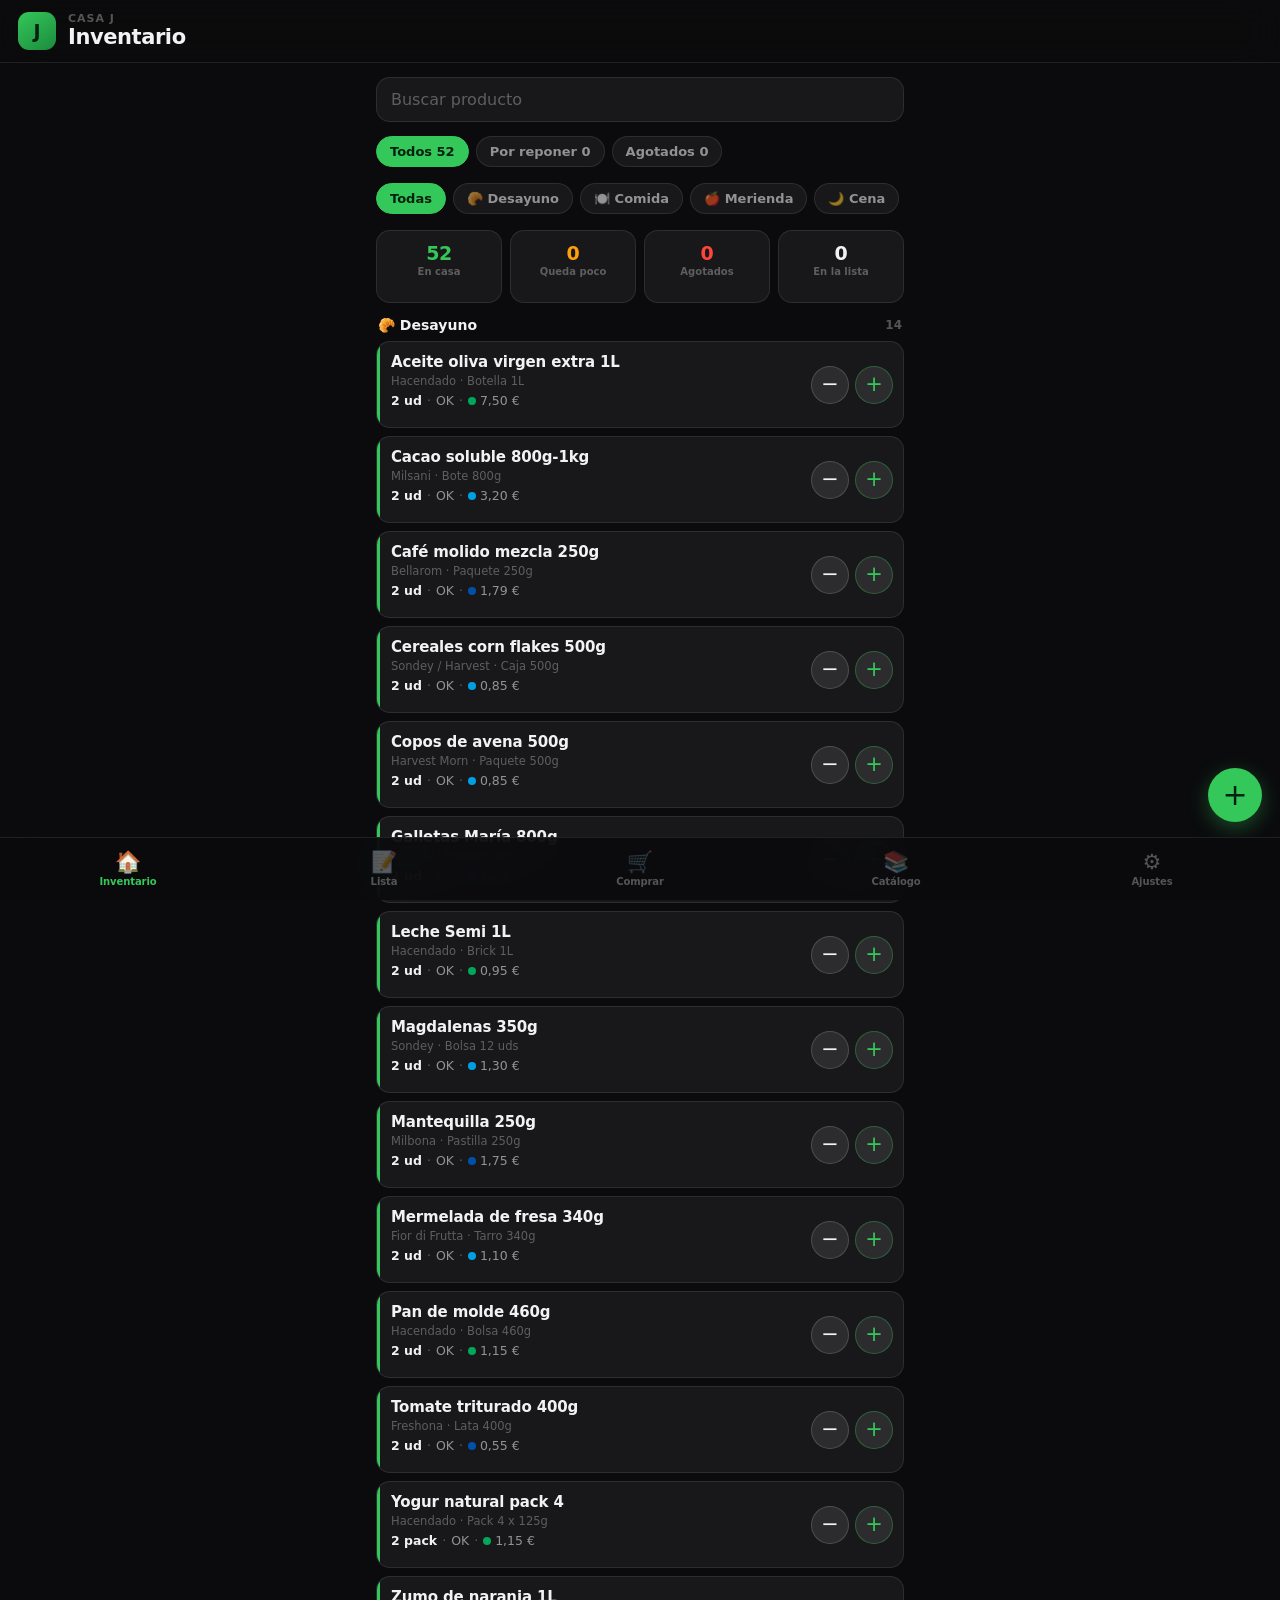
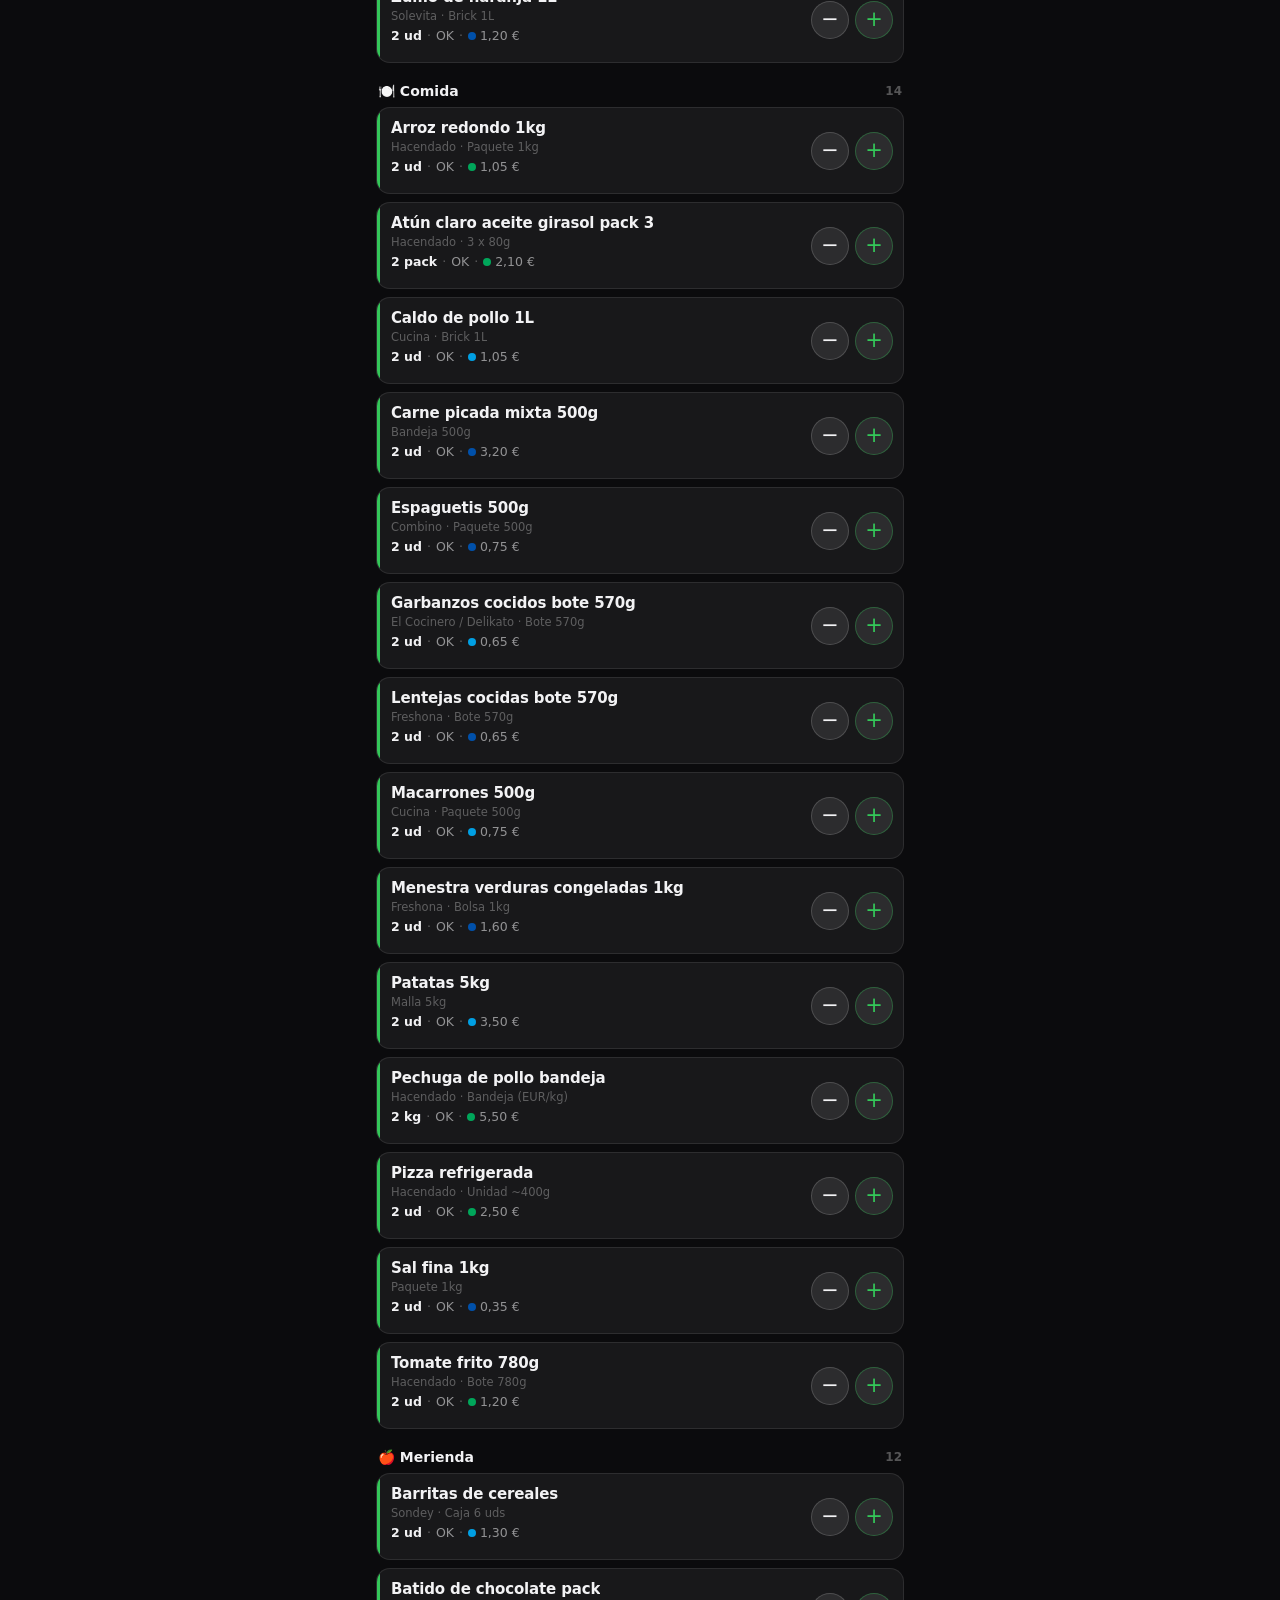
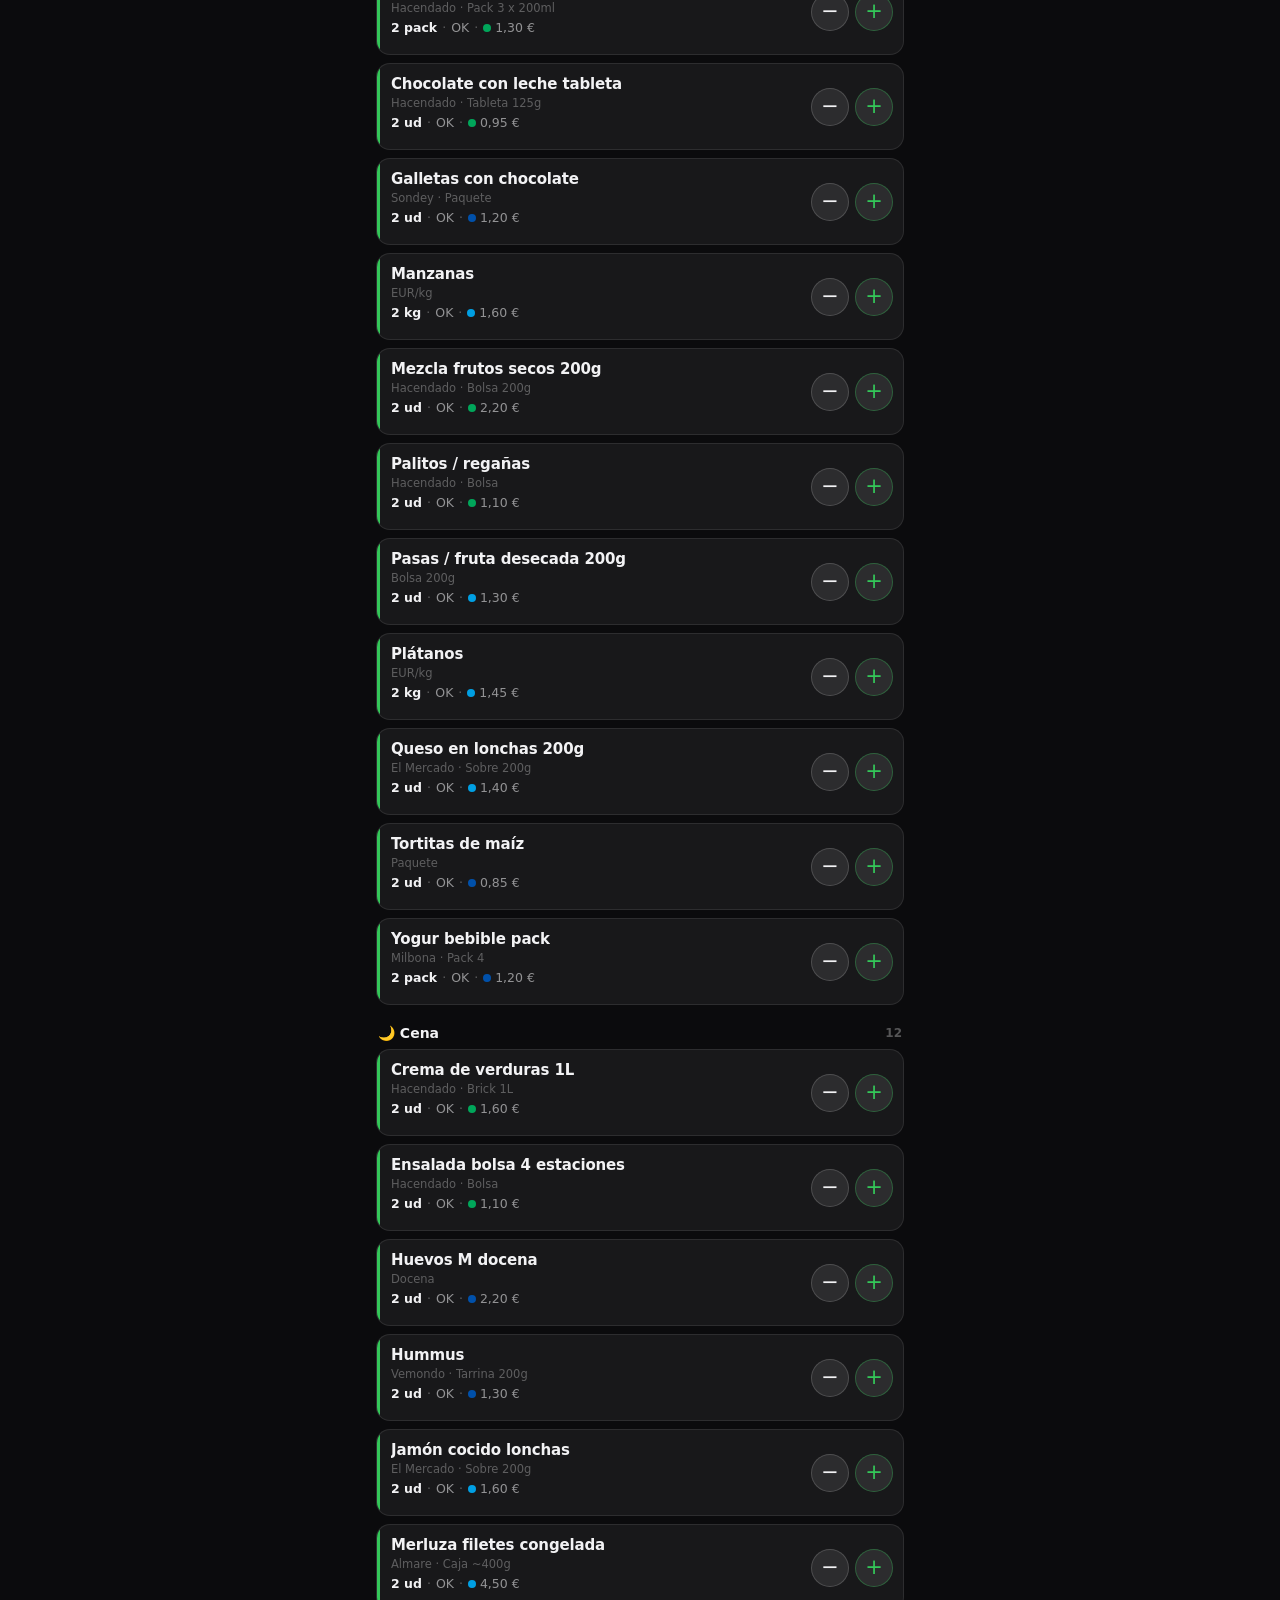
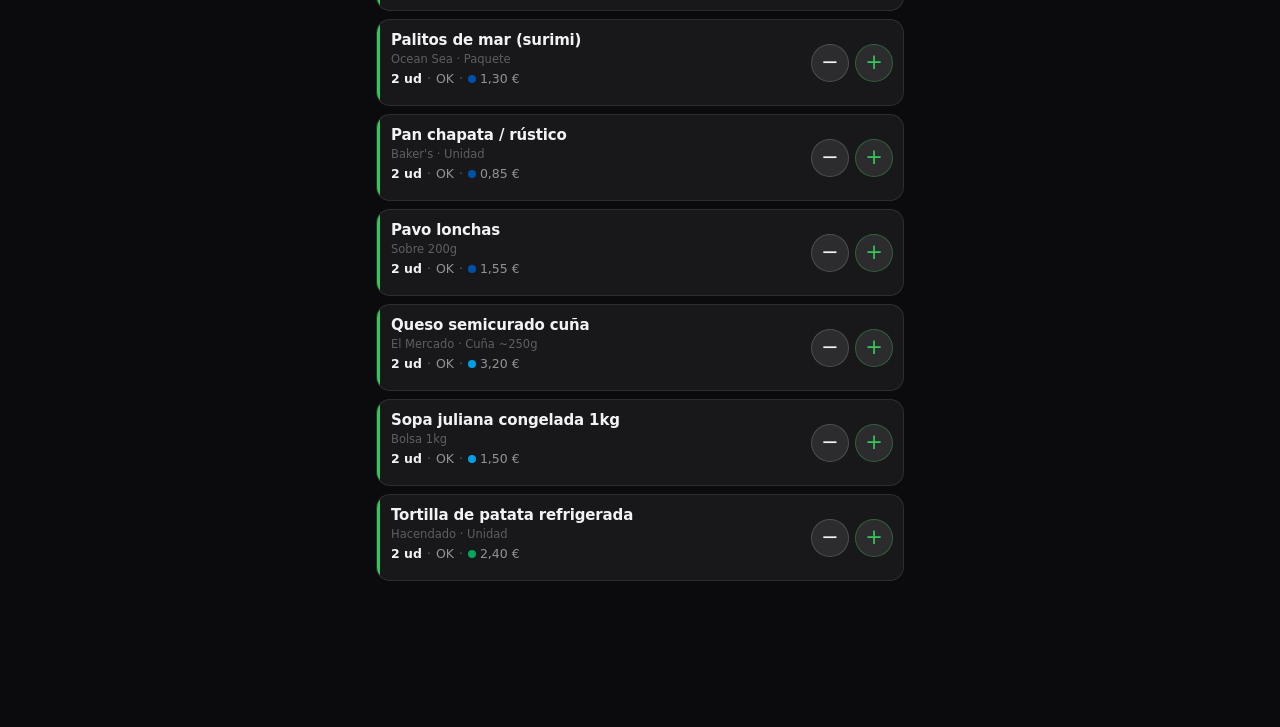
<file: index.html>
<!DOCTYPE html>
<html lang="es">
<head>
  <meta charset="UTF-8">
  <meta name="viewport" content="width=device-width, initial-scale=1, viewport-fit=cover, maximum-scale=1">
  <meta name="description" content="Inventario de comida y lista de la compra de CASA J">
  <meta name="theme-color" content="#0B0B0D">

  <meta name="apple-mobile-web-app-capable" content="yes">
  <meta name="apple-mobile-web-app-status-bar-style" content="black-translucent">
  <meta name="apple-mobile-web-app-title" content="CASA J">

  <title>CASA J — Inventario de casa</title>

  <link rel="manifest" href="manifest.json">
  <link rel="apple-touch-icon" href="icons/icon-180.png">
  <link rel="icon" href="icons/icon.svg" type="image/svg+xml">
  <link rel="stylesheet" href="css/estilos.css">
</head>
<body class="cargando">

  <header class="topbar">
    <div class="topbar__marca">
      <span class="topbar__logo">J</span>
      <div class="topbar__textos">
        <span class="topbar__casa">CASA J</span>
        <h1 class="topbar__titulo" id="titulo">Inventario</h1>
      </div>
    </div>
  </header>

  <main class="vista" id="vista"></main>

  <nav class="tabbar" id="tabbar" aria-label="Secciones"></nav>

  <div id="toast-host" class="toast-host" aria-live="polite"></div>

  <div class="splash" aria-hidden="true">
    <span class="splash__logo">J</span>
  </div>

  <script type="module" src="js/app.js"></script>
</body>
</html>
</file>
<file: css/estilos.css>
/* ══════════════════════════════════════════════════════════════════════════
   CASA J — hoja de estilos única
   Tema oscuro fijo: la app se usa en casa y en el súper, y el contraste alto
   sobre fondo negro es más legible con una mano y a contraluz.
   ══════════════════════════════════════════════════════════════════════════ */

:root {
  --bg:            #0B0B0D;
  --bg-elev:       #141418;
  --superficie:    rgba(255, 255, 255, 0.055);
  --superficie-2:  rgba(255, 255, 255, 0.09);
  --borde:         rgba(255, 255, 255, 0.09);
  --borde-fuerte:  rgba(255, 255, 255, 0.16);

  --texto:         #F2F2F4;
  --texto-2:       rgba(242, 242, 244, 0.56);
  --texto-3:       rgba(242, 242, 244, 0.32);

  --acento:        #34C759;
  --ok:            #34C759;
  --bajo:          #FF9F0A;
  --agotado:       #FF453A;
  --azul:          #0A84FF;

  --r-sm: 10px;
  --r-md: 14px;
  --r-lg: 20px;

  --safe-top:    env(safe-area-inset-top, 0px);
  --safe-bottom: env(safe-area-inset-bottom, 0px);
  --alto-tabbar: 62px;

  --sombra: 0 8px 28px rgba(0, 0, 0, 0.5);
}

*, *::before, *::after { box-sizing: border-box; margin: 0; padding: 0; }

html { -webkit-text-size-adjust: 100%; }

body {
  font-family: -apple-system, BlinkMacSystemFont, 'SF Pro Text', 'Segoe UI', system-ui, sans-serif;
  background: var(--bg);
  color: var(--texto);
  min-height: 100dvh;
  overflow-x: hidden;
  -webkit-tap-highlight-color: transparent;
  -webkit-font-smoothing: antialiased;
}

body.sin-scroll { overflow: hidden; }

button, input, select, textarea { font: inherit; color: inherit; }
button { background: none; border: none; cursor: pointer; }
input, select, textarea { -webkit-appearance: none; appearance: none; }

/* ── Barra superior ───────────────────────────────────────────────────────── */

.topbar {
  position: sticky;
  top: 0;
  z-index: 30;
  padding: calc(var(--safe-top) + 12px) 18px 12px;
  background: rgba(11, 11, 13, 0.82);
  backdrop-filter: blur(20px);
  -webkit-backdrop-filter: blur(20px);
  border-bottom: 1px solid var(--borde);
}

.topbar__marca { display: flex; align-items: center; gap: 12px; }

.topbar__logo {
  width: 38px; height: 38px;
  display: grid; place-items: center;
  border-radius: 11px;
  background: linear-gradient(145deg, var(--acento), #1C8B3E);
  color: #05210F;
  font-weight: 800; font-size: 19px;
  flex-shrink: 0;
}

.topbar__textos { display: flex; flex-direction: column; line-height: 1.15; min-width: 0; }
.topbar__casa   { font-size: 11px; font-weight: 600; letter-spacing: 0.09em; color: var(--texto-3); text-transform: uppercase; }
.topbar__titulo { font-size: 21px; font-weight: 700; letter-spacing: -0.02em; }

/* ── Contenedor de vista ──────────────────────────────────────────────────── */

.vista {
  padding: 14px 16px calc(var(--alto-tabbar) + var(--safe-bottom) + 84px);
  max-width: 560px;
  margin: 0 auto;
  display: flex;
  flex-direction: column;
  gap: 14px;
}

/* ── Barra de pestañas ────────────────────────────────────────────────────── */

.tabbar {
  position: fixed;
  left: 0; right: 0; bottom: 0;
  z-index: 40;
  display: grid;
  grid-template-columns: repeat(5, 1fr);
  padding-bottom: var(--safe-bottom);
  background: rgba(11, 11, 13, 0.9);
  backdrop-filter: blur(22px);
  -webkit-backdrop-filter: blur(22px);
  border-top: 1px solid var(--borde);
}

.tab {
  height: var(--alto-tabbar);
  display: flex; flex-direction: column; align-items: center; justify-content: center;
  gap: 3px;
  color: var(--texto-3);
  transition: color 0.18s;
}

.tab.is-activa { color: var(--acento); }
.tab:active { opacity: 0.6; }

.tab__icono { position: relative; font-size: 21px; line-height: 1; }
.tab__texto { font-size: 10px; font-weight: 600; letter-spacing: -0.01em; }

.tab__badge {
  position: absolute; top: -5px; left: 14px;
  min-width: 17px; height: 17px; padding: 0 4px;
  display: grid; place-items: center;
  border-radius: 9px;
  background: var(--agotado);
  color: #fff;
  font-size: 10px; font-weight: 700;
  border: 2px solid var(--bg);
}

.tab__punto {
  position: absolute; top: -2px; right: -4px;
  width: 8px; height: 8px; border-radius: 50%;
  background: var(--acento);
  border: 2px solid var(--bg);
}

/* ── Splash de carga ──────────────────────────────────────────────────────── */

.splash {
  position: fixed; inset: 0; z-index: 100;
  display: grid; place-items: center;
  background: var(--bg);
  opacity: 0; pointer-events: none;
  transition: opacity 0.3s;
}

body.cargando .splash { opacity: 1; }

.splash__logo {
  width: 62px; height: 62px;
  display: grid; place-items: center;
  border-radius: 18px;
  background: linear-gradient(145deg, var(--acento), #1C8B3E);
  color: #05210F;
  font-weight: 800; font-size: 30px;
  animation: latido 1.4s ease-in-out infinite;
}

@keyframes latido {
  0%, 100% { transform: scale(1);    opacity: 1;   }
  50%      { transform: scale(0.93); opacity: 0.7; }
}

/* ── Buscador y chips ─────────────────────────────────────────────────────── */

.barra-busqueda { position: relative; }

.buscador {
  width: 100%;
  padding: 12px 14px;
  border-radius: var(--r-md);
  border: 1px solid var(--borde);
  background: var(--superficie);
  color: var(--texto);
  font-size: 16px;
}

.buscador::placeholder { color: var(--texto-3); }
.buscador:focus { outline: none; border-color: var(--borde-fuerte); background: var(--superficie-2); }
.buscador::-webkit-search-cancel-button { -webkit-appearance: none; }

.chips { display: flex; flex-wrap: wrap; gap: 7px; }

.chips--scroll {
  flex-wrap: nowrap;
  overflow-x: auto;
  scrollbar-width: none;
  margin: 0 -16px;
  padding: 2px 16px;
}
.chips--scroll::-webkit-scrollbar { display: none; }

.chip {
  padding: 7px 13px;
  border-radius: 999px;
  border: 1px solid var(--borde);
  background: var(--superficie);
  color: var(--texto-2);
  font-size: 13px; font-weight: 600;
  white-space: nowrap;
  transition: all 0.16s;
}

.chip.is-activo {
  background: var(--acento);
  border-color: var(--acento);
  color: #05210F;
}

.chip:active { transform: scale(0.96); }

/* ── Resumen del inventario ───────────────────────────────────────────────── */

.resumen { display: grid; grid-template-columns: repeat(4, 1fr); gap: 8px; }

.resumen__tarjeta {
  padding: 11px 8px;
  border-radius: var(--r-md);
  border: 1px solid var(--borde);
  background: var(--superficie);
  display: flex; flex-direction: column; align-items: center; gap: 2px;
  text-align: center;
}

.resumen__num   { font-size: 19px; font-weight: 700; letter-spacing: -0.02em; }

/* Dos líneas caben sin descuadrar las tarjetas gracias al alto mínimo. */
.resumen__label { font-size: 10px; color: var(--texto-3); font-weight: 600; line-height: 1.25; min-height: 2.5em; }

.resumen__tarjeta--ok      .resumen__num { color: var(--ok); }
.resumen__tarjeta--bajo    .resumen__num { color: var(--bajo); }
.resumen__tarjeta--agotado .resumen__num { color: var(--agotado); }

/* ── Grupos ───────────────────────────────────────────────────────────────── */

.grupo { display: flex; flex-direction: column; gap: 8px; }
.grupos { display: flex; flex-direction: column; gap: 18px; }
.lista-productos { display: flex; flex-direction: column; gap: 20px; }

.grupo__titulo {
  display: flex; align-items: center; justify-content: space-between; gap: 10px;
  font-size: 14px; font-weight: 700;
  padding: 0 2px;
}

.grupo__titulo > span:first-child { display: flex; align-items: center; gap: 7px; min-width: 0; }
.grupo__cuenta { font-size: 12px; color: var(--texto-3); font-weight: 600; }
.grupo__total  { font-size: 14px; color: var(--acento); font-weight: 700; }

.grupo__sub {
  font-size: 12px; color: var(--texto-3);
  margin-top: -4px; padding: 0 2px;
}
.grupo__sub--suelto { margin: 2px 0; }

.grupo--super { padding-left: 10px; border-left: 3px solid var(--super, var(--borde)); }

/* ── Tarjeta de producto (inventario) ─────────────────────────────────────── */

.producto {
  display: flex; align-items: stretch; gap: 8px;
  border-radius: var(--r-md);
  border: 1px solid var(--borde);
  background: var(--superficie);
  overflow: hidden;
  position: relative;
}

.producto::before {
  content: '';
  position: absolute; left: 0; top: 0; bottom: 0;
  width: 3px;
  background: var(--estado, transparent);
}

.producto--ok      { --estado: var(--ok);      }
.producto--bajo    { --estado: var(--bajo);    }
.producto--agotado { --estado: var(--agotado); }

.producto--agotado { background: rgba(255, 69, 58, 0.07); border-color: rgba(255, 69, 58, 0.22); }
.producto--bajo    { background: rgba(255, 159, 10, 0.06); }

.producto__info {
  flex: 1;
  min-width: 0;
  padding: 11px 4px 11px 14px;
  text-align: left;
  display: flex; flex-direction: column; gap: 5px;
}

.producto__cabecera { display: flex; align-items: center; gap: 7px; flex-wrap: wrap; }

.producto__nombre {
  font-size: 15px; font-weight: 600; letter-spacing: -0.01em;
  overflow: hidden; text-overflow: ellipsis; white-space: nowrap;
}

.producto__marca {
  font-size: 11.5px; color: var(--texto-3);
  margin-top: -2px;
  overflow: hidden; text-overflow: ellipsis; white-space: nowrap;
}

.producto__meta {
  display: flex; align-items: center; gap: 5px; flex-wrap: wrap;
  font-size: 12.5px; color: var(--texto-2);
}

.producto__stock  { font-weight: 600; color: var(--texto); }
.producto__sep    { color: var(--texto-3); }
.producto__precio { display: inline-flex; align-items: center; gap: 4px; }

.producto--bajo    .producto__estado { color: var(--bajo);    font-weight: 600; }
.producto--agotado .producto__estado { color: var(--agotado); font-weight: 600; }

.producto__acciones {
  display: flex; align-items: center; gap: 6px;
  padding: 0 10px 0 4px;
}

.paso {
  width: 38px; height: 38px;
  display: grid; place-items: center;
  border-radius: 50%;
  border: 1px solid var(--borde-fuerte);
  background: var(--superficie-2);
  font-size: 21px; font-weight: 500; line-height: 1;
  color: var(--texto);
  transition: transform 0.12s, background 0.12s;
}

.paso:active { transform: scale(0.88); background: var(--borde-fuerte); }
.paso--mas   { color: var(--acento); border-color: rgba(52, 199, 89, 0.35); }
.paso--menos { color: var(--texto); }

/* ── Barra de nivel ───────────────────────────────────────────────────────── */

.barra {
  height: 3px;
  border-radius: 2px;
  background: rgba(255, 255, 255, 0.08);
  overflow: hidden;
}

.barra--gruesa { height: 6px; border-radius: 3px; }

.barra__relleno {
  display: block; height: 100%;
  border-radius: inherit;
  background: var(--estado, var(--acento));
  transition: width 0.35s cubic-bezier(0.22, 1, 0.36, 1);
}

/* ── Insignias ────────────────────────────────────────────────────────────── */

.badge {
  padding: 2px 7px;
  border-radius: 999px;
  font-size: 10px; font-weight: 700;
  letter-spacing: 0.01em;
  white-space: nowrap;
}

.badge--lista  { background: rgba(10, 132, 255, 0.18);  color: #6BB6FF; }
.badge--auto   { background: rgba(255, 159, 10, 0.16);  color: var(--bajo); }
.badge--ahorro { background: rgba(52, 199, 89, 0.16);   color: var(--ok); }

.punto {
  width: 8px; height: 8px;
  border-radius: 50%;
  background: var(--punto, var(--texto-3));
  display: inline-block;
  flex-shrink: 0;
}

.punto--grande { width: 14px; height: 14px; }

/* ── Botón flotante ───────────────────────────────────────────────────────── */

.fab {
  position: fixed;
  right: 18px;
  bottom: calc(var(--alto-tabbar) + var(--safe-bottom) + 16px);
  z-index: 35;
  width: 54px; height: 54px;
  display: grid; place-items: center;
  border-radius: 50%;
  background: var(--acento);
  color: #05210F;
  font-size: 30px; font-weight: 400; line-height: 1;
  box-shadow: 0 6px 20px rgba(52, 199, 89, 0.35);
  transition: transform 0.14s;
}

.fab:active { transform: scale(0.9); }
.fab[hidden] { display: none; }

/* ── Tarjeta de total (lista) ─────────────────────────────────────────────── */

.total-card {
  display: flex; align-items: center; justify-content: space-between; gap: 12px;
  padding: 14px 16px;
  border-radius: var(--r-lg);
  border: 1px solid var(--borde);
  background: linear-gradient(150deg, rgba(52, 199, 89, 0.12), var(--superficie));
}

.total-card__cifra { display: flex; flex-direction: column; gap: 1px; min-width: 0; }
.total-card__label { font-size: 11px; color: var(--texto-3); font-weight: 600; text-transform: uppercase; letter-spacing: 0.06em; }
.total-card__valor { font-size: 27px; font-weight: 700; letter-spacing: -0.03em; }
.total-card__nota  { font-size: 11px; color: var(--bajo); }
.total-card__acciones { display: flex; flex-direction: column; gap: 6px; flex-shrink: 0; }

/* ── Item de lista ────────────────────────────────────────────────────────── */

.item {
  padding: 11px 13px;
  border-radius: var(--r-md);
  border: 1px solid var(--borde);
  background: var(--superficie);
  display: flex; flex-direction: column; gap: 9px;
}

.item__principal { display: flex; align-items: center; justify-content: space-between; gap: 10px; }

/* align-items evita que la insignia "automático" se estire a todo el ancho. */
.item__texto { display: flex; flex-direction: column; align-items: flex-start; gap: 3px; min-width: 0; }

.item__nombre {
  font-size: 15px; font-weight: 600;
  overflow: hidden; text-overflow: ellipsis; white-space: nowrap;
}

.item__meta { font-size: 12px; color: var(--texto-2); display: flex; gap: 8px; align-items: center; }
.item__subtotal { color: var(--texto); font-weight: 600; }

.cantidad-ctrl {
  display: flex; align-items: center; gap: 4px;
  flex-shrink: 0;
}

.cantidad-ctrl .paso { width: 32px; height: 32px; font-size: 18px; }
.cantidad-ctrl__valor { min-width: 26px; text-align: center; font-size: 15px; font-weight: 700; }

.item__pie { display: flex; align-items: center; gap: 8px; }

.mini-select {
  flex: 1;
  padding: 7px 10px;
  border-radius: var(--r-sm);
  border: 1px solid var(--borde);
  background: var(--bg-elev);
  color: var(--texto-2);
  font-size: 12.5px;
  background-image: linear-gradient(45deg, transparent 50%, var(--texto-3) 50%),
                    linear-gradient(135deg, var(--texto-3) 50%, transparent 50%);
  background-position: right 12px center, right 7px center;
  background-size: 5px 5px, 5px 5px;
  background-repeat: no-repeat;
  padding-right: 26px;
}

.icon-btn {
  width: 32px; height: 32px;
  display: grid; place-items: center;
  border-radius: var(--r-sm);
  border: 1px solid var(--borde);
  background: var(--superficie);
  color: var(--texto-3);
  font-size: 13px;
  flex-shrink: 0;
}

.icon-btn:active { background: rgba(255, 69, 58, 0.18); color: var(--agotado); }

/* ── Buscador de productos para añadir ────────────────────────────────────── */

.add-resultados {
  display: flex; flex-direction: column; gap: 5px;
  max-height: 46vh;
  overflow-y: auto;
  margin: 12px 0;
  -webkit-overflow-scrolling: touch;
}

.add-fila {
  display: flex; align-items: center; gap: 10px;
  padding: 11px 13px;
  border-radius: var(--r-md);
  border: 1px solid var(--borde);
  background: var(--superficie);
  text-align: left;
}

.add-fila.is-dentro { border-color: rgba(52, 199, 89, 0.4); background: rgba(52, 199, 89, 0.09); }
.add-fila:active { background: var(--superficie-2); }

.add-fila__nombre { flex: 1; font-size: 14.5px; font-weight: 500; overflow: hidden; text-overflow: ellipsis; white-space: nowrap; }
.add-fila__meta   { font-size: 12px; color: var(--texto-2); display: inline-flex; align-items: center; gap: 5px; white-space: nowrap; }
.add-fila__accion { font-size: 15px; font-weight: 700; color: var(--acento); min-width: 26px; text-align: right; }

/* ── Modo compra ──────────────────────────────────────────────────────────── */

.progreso-card {
  padding: 14px 16px;
  border-radius: var(--r-lg);
  border: 1px solid var(--borde);
  background: var(--superficie);
  display: flex; flex-direction: column; gap: 9px;
}

.progreso-card__fila  { display: flex; align-items: baseline; justify-content: space-between; }
.progreso-card__cuenta { font-size: 15px; font-weight: 600; }
.progreso-card__total  { font-size: 22px; font-weight: 700; color: var(--acento); letter-spacing: -0.02em; }

.compra-item {
  display: flex; align-items: flex-start; gap: 12px;
  padding: 12px 13px;
  border-radius: var(--r-md);
  border: 1px solid var(--borde);
  background: var(--superficie);
  transition: opacity 0.2s;
}

.compra-item.is-comprado { opacity: 0.44; }
.compra-item.is-comprado .compra-item__nombre { text-decoration: line-through; }

.check {
  width: 30px; height: 30px;
  flex-shrink: 0;
  margin-top: 2px;
  display: grid; place-items: center;
  border-radius: 50%;
  border: 2px solid var(--borde-fuerte);
  background: transparent;
  color: transparent;
  font-size: 15px; font-weight: 700;
  transition: all 0.16s;
}

.compra-item.is-comprado .check {
  background: var(--acento);
  border-color: var(--acento);
  color: #05210F;
}

.check:active { transform: scale(0.88); }

.compra-item__cuerpo { flex: 1; min-width: 0; display: flex; flex-direction: column; gap: 8px; }
.compra-item__nombre { font-size: 15px; font-weight: 600; }

/* Marca y formato juntos: en el súper es lo que distingue un producto de otro. */
.compra-item__marca { font-size: 11.5px; color: var(--texto-3); margin-top: -6px; }

.compra-item__campos { display: flex; align-items: flex-end; gap: 9px; flex-wrap: wrap; }

.mini-campo {
  display: flex; flex-direction: column; gap: 3px;
  position: relative;
}

.mini-campo > span:first-child { font-size: 10px; color: var(--texto-3); font-weight: 600; }

.mini-campo input {
  width: 78px;
  padding: 7px 24px 7px 10px;
  border-radius: var(--r-sm);
  border: 1px solid var(--borde);
  background: var(--bg-elev);
  color: var(--texto);
  font-size: 15px; font-weight: 600;
}

.mini-campo input:focus { outline: none; border-color: var(--acento); }

.mini-campo__sufijo {
  position: absolute; right: 9px; bottom: 8px;
  font-size: 12px; color: var(--texto-3);
  pointer-events: none;
}

.compra-item__subtotal {
  margin-left: auto;
  font-size: 15px; font-weight: 700;
  color: var(--acento);
  padding-bottom: 7px;
}

/* ── Filas genéricas ──────────────────────────────────────────────────────── */

.filas { display: flex; flex-direction: column; gap: 6px; }

.fila {
  display: flex; align-items: center; gap: 12px;
  width: 100%;
  padding: 13px 14px;
  border-radius: var(--r-md);
  border: 1px solid var(--borde);
  background: var(--superficie);
  text-align: left;
}

.fila:active:not(.fila--estatica) { background: var(--superficie-2); }

.fila__icono  { font-size: 19px; flex-shrink: 0; }
.fila__cuerpo { flex: 1; min-width: 0; display: flex; flex-direction: column; gap: 2px; }
.fila__titulo { font-size: 15px; font-weight: 600; }

.fila__sub {
  font-size: 12px; color: var(--texto-2);
  display: flex; align-items: center; gap: 5px; flex-wrap: wrap;
}

.fila__flecha { color: var(--texto-3); font-size: 19px; flex-shrink: 0; }
.fila__vs     { color: var(--texto-3); margin: 0 2px; }

/* Cada súper con su precio salta de línea entero, sin dejar el punto huérfano. */
.fila__par { display: inline-flex; align-items: center; gap: 5px; white-space: nowrap; }
.fila--peligro .fila__titulo { color: var(--agotado); }

/* ── Paneles de ajustes ───────────────────────────────────────────────────── */

.panel {
  display: flex; flex-direction: column; gap: 8px;
  padding: 16px;
  border-radius: var(--r-lg);
  border: 1px solid var(--borde);
  background: var(--superficie);
}

.panel--peligro { border-color: rgba(255, 69, 58, 0.22); background: rgba(255, 69, 58, 0.05); }

.panel__titulo { font-size: 13px; font-weight: 700; text-transform: uppercase; letter-spacing: 0.07em; color: var(--texto-3); }
.panel__texto  { font-size: 13px; color: var(--texto-2); line-height: 1.5; }
.panel__texto em { color: var(--texto); font-style: normal; font-weight: 600; }

.stats { display: grid; grid-template-columns: repeat(2, 1fr); gap: 8px; }

.stat {
  padding: 12px;
  border-radius: var(--r-md);
  background: var(--bg-elev);
  display: flex; flex-direction: column; gap: 2px;
}

.stat__num   { font-size: 20px; font-weight: 700; letter-spacing: -0.02em; }
.stat__label { font-size: 11px; color: var(--texto-3); font-weight: 600; }

.pie {
  text-align: center;
  font-size: 11.5px;
  color: var(--texto-3);
  line-height: 1.6;
  padding: 4px 0 8px;
}

/* ── Estado vacío ─────────────────────────────────────────────────────────── */

.vacio {
  display: flex; flex-direction: column; align-items: center; gap: 8px;
  padding: 48px 24px;
  text-align: center;
}

.vacio__icono  { font-size: 44px; opacity: 0.55; }
.vacio__titulo { font-size: 16px; font-weight: 600; }
.vacio__texto  { font-size: 13.5px; color: var(--texto-2); line-height: 1.5; max-width: 30ch; }

/* ── Hoja modal ───────────────────────────────────────────────────────────── */

.hoja-backdrop {
  position: fixed; inset: 0; z-index: 60;
  display: flex; align-items: flex-end; justify-content: center;
  background: rgba(0, 0, 0, 0.55);
  backdrop-filter: blur(3px);
  -webkit-backdrop-filter: blur(3px);
  opacity: 0;
  transition: opacity 0.25s;
}

.hoja-backdrop.is-visible { opacity: 1; }

.hoja {
  width: 100%;
  max-width: 560px;
  max-height: 92dvh;
  overflow-y: auto;
  -webkit-overflow-scrolling: touch;
  padding: 8px 18px calc(var(--safe-bottom) + 22px);
  border-radius: 22px 22px 0 0;
  background: var(--bg-elev);
  border-top: 1px solid var(--borde-fuerte);
  box-shadow: var(--sombra);
  transform: translateY(100%);
  transition: transform 0.28s cubic-bezier(0.22, 1, 0.36, 1);
}

.hoja-backdrop.is-visible .hoja { transform: translateY(0); }

.hoja__grip {
  width: 38px; height: 4px;
  border-radius: 2px;
  background: var(--borde-fuerte);
  margin: 0 auto 10px;
}

.hoja__head {
  display: flex; align-items: center; justify-content: space-between; gap: 12px;
  padding-bottom: 14px;
}

.hoja__head h2 { font-size: 18px; font-weight: 700; letter-spacing: -0.02em; }

.hoja__cerrar {
  width: 30px; height: 30px;
  display: grid; place-items: center;
  border-radius: 50%;
  background: var(--superficie-2);
  color: var(--texto-2);
  font-size: 13px;
  flex-shrink: 0;
}

.hoja__cuerpo { display: flex; flex-direction: column; gap: 12px; }
.hoja__texto  { font-size: 14px; color: var(--texto-2); line-height: 1.55; }

.hoja__acciones { display: flex; gap: 9px; padding-top: 6px; }
.hoja__acciones .btn { flex: 1; }
.hoja__acciones--centro { justify-content: center; }
.hoja__acciones--centro .btn { flex: 0 1 auto; min-width: 190px; }
.hoja__acciones--pila { flex-direction: column; }

/* ── Formularios ──────────────────────────────────────────────────────────── */

.form { display: flex; flex-direction: column; gap: 13px; }

.campo { display: flex; flex-direction: column; gap: 5px; flex: 1; min-width: 0; }
.campo--estrecho { flex: 0 0 92px; }
.campo-fila { display: flex; gap: 10px; }

.campo__label {
  font-size: 11.5px; font-weight: 600;
  color: var(--texto-3);
  text-transform: uppercase; letter-spacing: 0.05em;
}

.campo__input {
  width: 100%;
  padding: 12px 13px;
  border-radius: var(--r-md);
  border: 1px solid var(--borde);
  background: var(--bg);
  color: var(--texto);
  font-size: 16px;
}

.campo__input:focus { outline: none; border-color: var(--acento); }
.campo__input--area { font-family: ui-monospace, 'SF Mono', Menlo, monospace; font-size: 13px; line-height: 1.5; resize: vertical; }

select.campo__input {
  background-image: linear-gradient(45deg, transparent 50%, var(--texto-3) 50%),
                    linear-gradient(135deg, var(--texto-3) 50%, transparent 50%);
  background-position: right 14px center, right 9px center;
  background-size: 6px 6px, 6px 6px;
  background-repeat: no-repeat;
  padding-right: 32px;
}

.campo__ayuda { font-size: 12px; color: var(--texto-3); line-height: 1.5; }
.campo__ayuda--centro { text-align: center; padding-top: 4px; }

.bloque { display: flex; flex-direction: column; gap: 9px; padding-top: 4px; }

.bloque__titulo {
  font-size: 13px; font-weight: 700;
  color: var(--texto-2);
}

.bloque__titulo--desplegable { cursor: pointer; list-style: none; }
.bloque__titulo--desplegable::-webkit-details-marker { display: none; }
.bloque__titulo--desplegable::after { content: ' ▾'; color: var(--texto-3); }
details[open] .bloque__titulo--desplegable::after { content: ' ▴'; }

/* ── Precios por súper ────────────────────────────────────────────────────── */

.precio-fila {
  display: flex; align-items: center; justify-content: space-between; gap: 12px;
}

.precio-fila__super {
  display: flex; align-items: center; gap: 8px;
  font-size: 14px;
  min-width: 0;
  overflow: hidden; text-overflow: ellipsis; white-space: nowrap;
}

.precio-fila__input { position: relative; flex-shrink: 0; }
.precio-fila__input .campo__input { width: 108px; padding-right: 28px; text-align: right; }

.precio-fila__moneda {
  position: absolute; right: 11px; top: 50%; transform: translateY(-50%);
  color: var(--texto-3); font-size: 14px;
  pointer-events: none;
}

/* ── Historial de precios ─────────────────────────────────────────────────── */

.historial { list-style: none; display: flex; flex-direction: column; gap: 4px; }

.historial__fila {
  display: flex; align-items: center; gap: 8px;
  padding: 8px 11px;
  border-radius: var(--r-sm);
  background: var(--superficie);
  font-size: 12.5px;
}

.historial__super  { flex: 1; min-width: 0; overflow: hidden; text-overflow: ellipsis; white-space: nowrap; }
.historial__fecha  { color: var(--texto-3); }
.historial__precio { font-weight: 600; display: inline-flex; align-items: center; gap: 6px; }

.variacion { font-size: 11px; font-weight: 700; }
.variacion--sube { color: var(--agotado); }
.variacion--baja { color: var(--ok); }

/* ── Paleta de colores e iconos ───────────────────────────────────────────── */

.paleta { display: flex; flex-wrap: wrap; gap: 9px; }

.paleta__color {
  width: 36px; height: 36px;
  border-radius: 50%;
  background: var(--c);
  border: 2.5px solid transparent;
  transition: transform 0.14s;
}

.paleta__color.is-activo { border-color: #fff; transform: scale(1.12); }
.paleta__color:active { transform: scale(0.9); }

.paleta--iconos { gap: 7px; }

.paleta__icono {
  width: 40px; height: 40px;
  display: grid; place-items: center;
  border-radius: var(--r-sm);
  border: 1.5px solid var(--borde);
  background: var(--superficie);
  font-size: 19px;
}

.paleta__icono.is-activo { border-color: var(--acento); background: rgba(52, 199, 89, 0.14); }

/* ── Resumen final e importación ──────────────────────────────────────────── */

.resumen-final {
  display: flex; flex-direction: column; gap: 1px;
  border-radius: var(--r-md);
  overflow: hidden;
  border: 1px solid var(--borde);
}

.resumen-final__fila {
  display: flex; align-items: center; justify-content: space-between; gap: 12px;
  padding: 12px 14px;
  background: var(--superficie);
  font-size: 14px;
}

.resumen-final__fila span   { color: var(--texto-2); }
.resumen-final__fila strong { font-size: 15px; font-weight: 700; }
.resumen-final__fila--destacada strong { color: var(--acento); font-size: 18px; }

.preview { list-style: none; display: flex; flex-direction: column; gap: 4px; }

.preview__fila {
  display: flex; align-items: center; justify-content: space-between; gap: 10px;
  padding: 8px 11px;
  border-radius: var(--r-sm);
  background: var(--superficie);
  font-size: 13px;
}

.preview__fila > span:first-child { overflow: hidden; text-overflow: ellipsis; white-space: nowrap; }
.preview__meta { color: var(--texto-3); font-size: 11.5px; white-space: nowrap; flex-shrink: 0; }
.preview__fila--resto { justify-content: center; color: var(--texto-3); background: none; }

/* ── Botones ──────────────────────────────────────────────────────────────── */

.btn {
  padding: 13px 18px;
  border-radius: var(--r-md);
  font-size: 15px; font-weight: 650;
  text-align: center;
  transition: transform 0.12s, opacity 0.12s;
  border: 1px solid transparent;
}

.btn:active { transform: scale(0.97); opacity: 0.85; }

.btn--primario { background: var(--acento); color: #05210F; }
.btn--ghost    { background: var(--superficie); color: var(--texto); border-color: var(--borde); }
.btn--peligro  { background: var(--agotado); color: #fff; }

.btn--peligro-suave {
  background: rgba(255, 69, 58, 0.13);
  color: var(--agotado);
  border-color: rgba(255, 69, 58, 0.28);
}

.btn--sm     { padding: 7px 12px; font-size: 12.5px; border-radius: var(--r-sm); }
.btn--bloque { width: 100%; }

/* ── Toasts ───────────────────────────────────────────────────────────────── */

.toast-host {
  position: fixed;
  left: 16px; right: 16px;
  bottom: calc(var(--alto-tabbar) + var(--safe-bottom) + 14px);
  z-index: 70;
  display: flex; justify-content: center;
  pointer-events: none;
}

.toast {
  display: flex; align-items: center; gap: 12px;
  max-width: 520px;
  padding: 12px 16px;
  border-radius: var(--r-md);
  background: #26262C;
  border: 1px solid var(--borde-fuerte);
  box-shadow: var(--sombra);
  font-size: 13.5px;
  pointer-events: auto;
  transform: translateY(14px);
  opacity: 0;
  transition: transform 0.24s cubic-bezier(0.22, 1, 0.36, 1), opacity 0.24s;
}

.toast.is-visible { transform: translateY(0); opacity: 1; }

.toast__texto  { flex: 1; }
.toast__accion { color: var(--acento); font-weight: 700; font-size: 13.5px; flex-shrink: 0; }

.toast--ok     { border-color: rgba(52, 199, 89, 0.45);  }
.toast--aviso  { border-color: rgba(255, 159, 10, 0.45); }
.toast--error  { border-color: rgba(255, 69, 58, 0.5);   }

/* ── Accesibilidad ────────────────────────────────────────────────────────── */

@media (prefers-reduced-motion: reduce) {
  *, *::before, *::after {
    animation-duration: 0.01ms !important;
    transition-duration: 0.01ms !important;
  }
}
</file>
